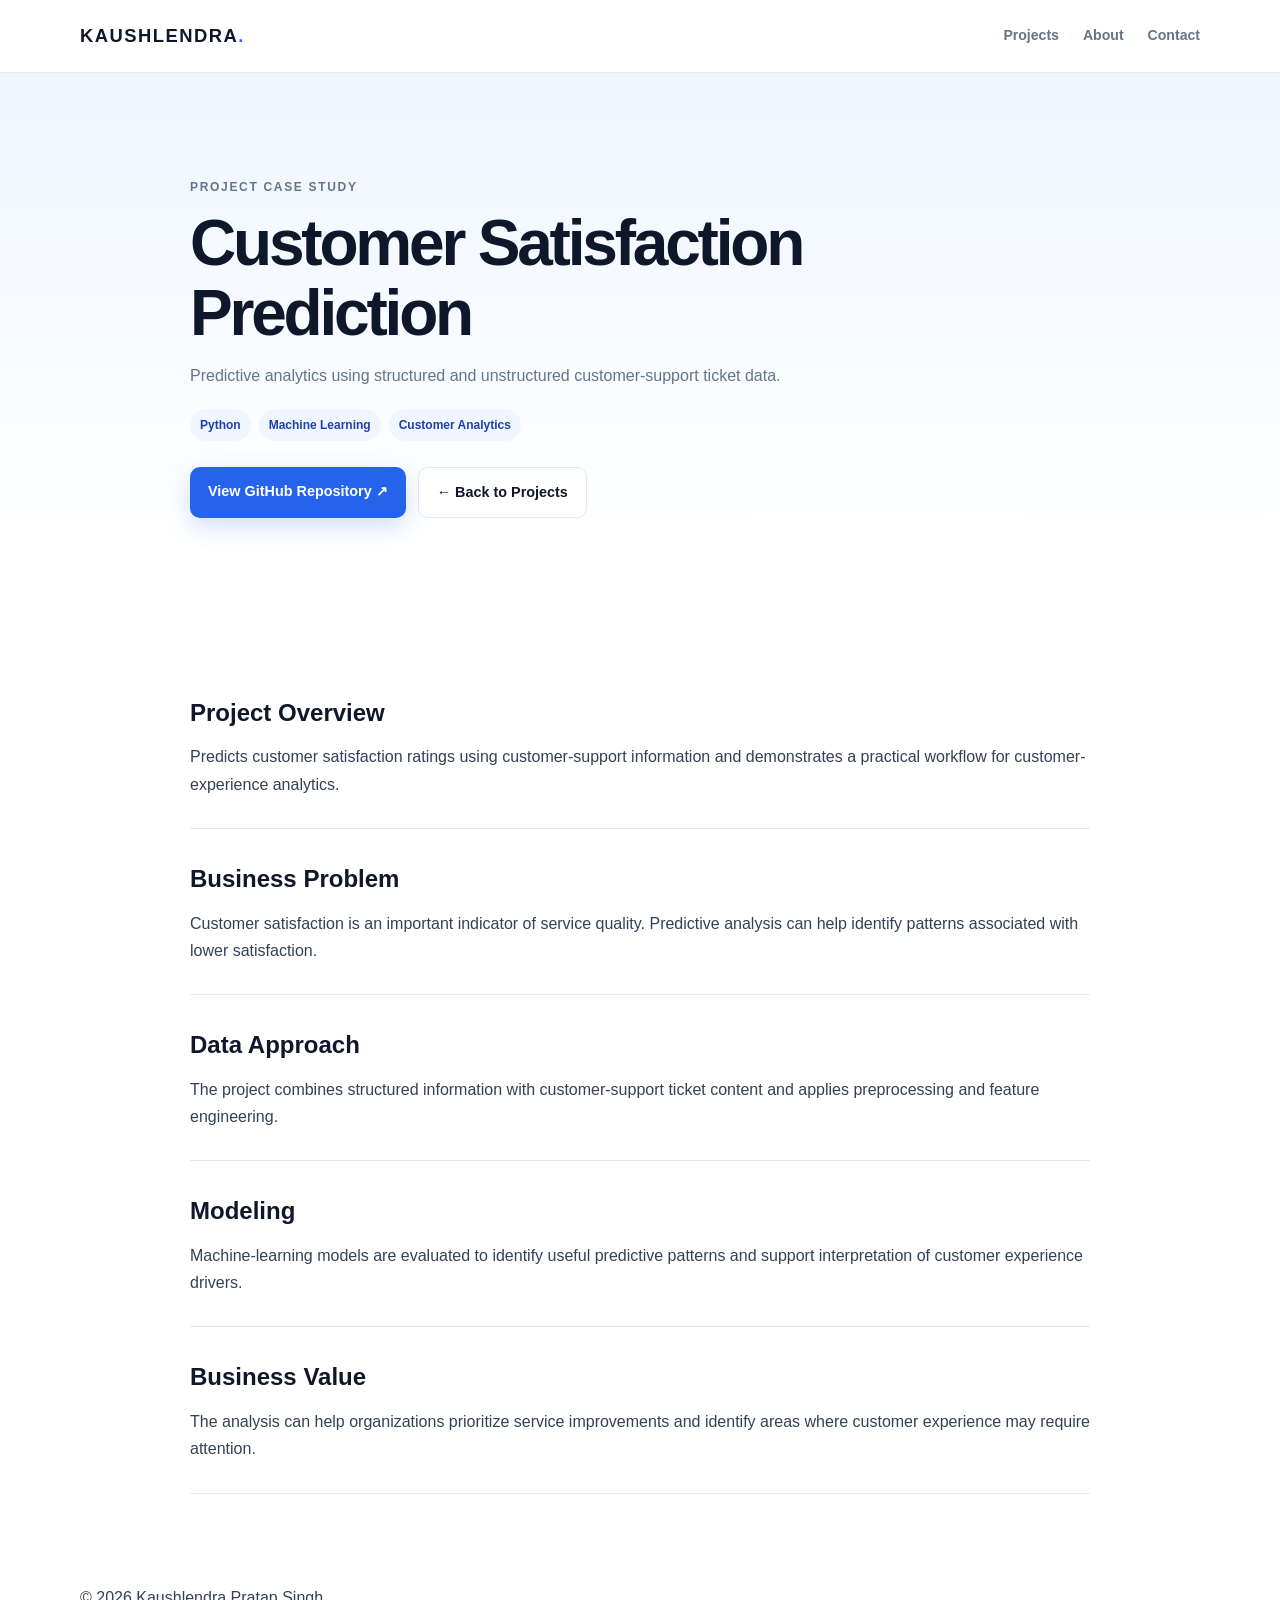
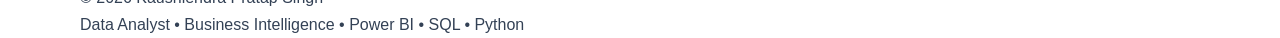
<file: projects/customer-satisfaction.html>
<!DOCTYPE html>
<html lang="en">
<head>
  <meta charset="UTF-8">
  <meta name="viewport" content="width=device-width, initial-scale=1.0">
  <meta name="description" content="Customer Satisfaction Prediction — Predictive analytics using structured and unstructured customer-support ticket data.">
  <title>Customer Satisfaction Prediction | Kaushlendra Pratap Singh</title>
  <link rel="stylesheet" href="../assets/css/style.css">
  <style>
    .case-hero { padding: 90px 0 55px; background: linear-gradient(180deg,#eff6ff,#fff); }
    .case-hero h1 { color: var(--dark); font-size: clamp(2.3rem,5vw,4rem); line-height:1.08; letter-spacing:-.05em; }
    .case-hero p { color:var(--muted); max-width:800px; margin-top:14px; }
    .case-wrap { max-width:900px; }
    .case-tags { display:flex; flex-wrap:wrap; gap:8px; margin-top:20px; }
    .case-tags span { background:var(--soft); color:#1e40af; padding:6px 10px; border-radius:999px; font-size:.75rem; font-weight:700; }
    .case-section { padding:30px 0; border-bottom:1px solid var(--border); }
    .case-section h2 { color:var(--dark); margin-bottom:10px; }
    .case-section p { color:var(--text); }
    .case-actions { display:flex; gap:12px; flex-wrap:wrap; margin-top:26px; }
  </style>
</head>
<body>
<header class="site-header"><div class="container nav-wrap"><a class="brand" href="../index.html">KAUSHLENDRA<span>.</span></a><nav class="nav" style="display:flex"><a href="../index.html#projects">Projects</a><a href="../index.html#about">About</a><a href="../index.html#contact">Contact</a></nav></div></header>
<main>
<section class="case-hero"><div class="container case-wrap">
<p class="eyebrow">PROJECT CASE STUDY</p>
<h1>Customer Satisfaction Prediction</h1>
<p>Predictive analytics using structured and unstructured customer-support ticket data.</p>
<div class="case-tags"><span>Python</span><span>Machine Learning</span><span>Customer Analytics</span></div>
<div class="case-actions"><a class="btn btn-primary" href="YOUR_CUSTOMER_SATISFACTION_REPOSITORY_URL" target="_blank" rel="noopener">View GitHub Repository ↗</a><a class="btn btn-secondary" href="../index.html#projects">← Back to Projects</a></div>
</div></section>
<section class="section"><div class="container case-wrap">
<div class="case-section"><h2>Project Overview</h2><p>Predicts customer satisfaction ratings using customer-support information and demonstrates a practical workflow for customer-experience analytics.</p></div>
<section class="case-section">
          <h2>Business Problem</h2>
          <p>Customer satisfaction is an important indicator of service quality. Predictive analysis can help identify patterns associated with lower satisfaction.</p>
        </section>
<section class="case-section">
          <h2>Data Approach</h2>
          <p>The project combines structured information with customer-support ticket content and applies preprocessing and feature engineering.</p>
        </section>
<section class="case-section">
          <h2>Modeling</h2>
          <p>Machine-learning models are evaluated to identify useful predictive patterns and support interpretation of customer experience drivers.</p>
        </section>
<section class="case-section">
          <h2>Business Value</h2>
          <p>The analysis can help organizations prioritize service improvements and identify areas where customer experience may require attention.</p>
        </section>
</div></section>
</main>
<footer class="footer"><div class="container footer-inner"><p>© 2026 Kaushlendra Pratap Singh</p><p>Data Analyst • Business Intelligence • Power BI • SQL • Python</p></div></footer>
</body>
</html>
</file>
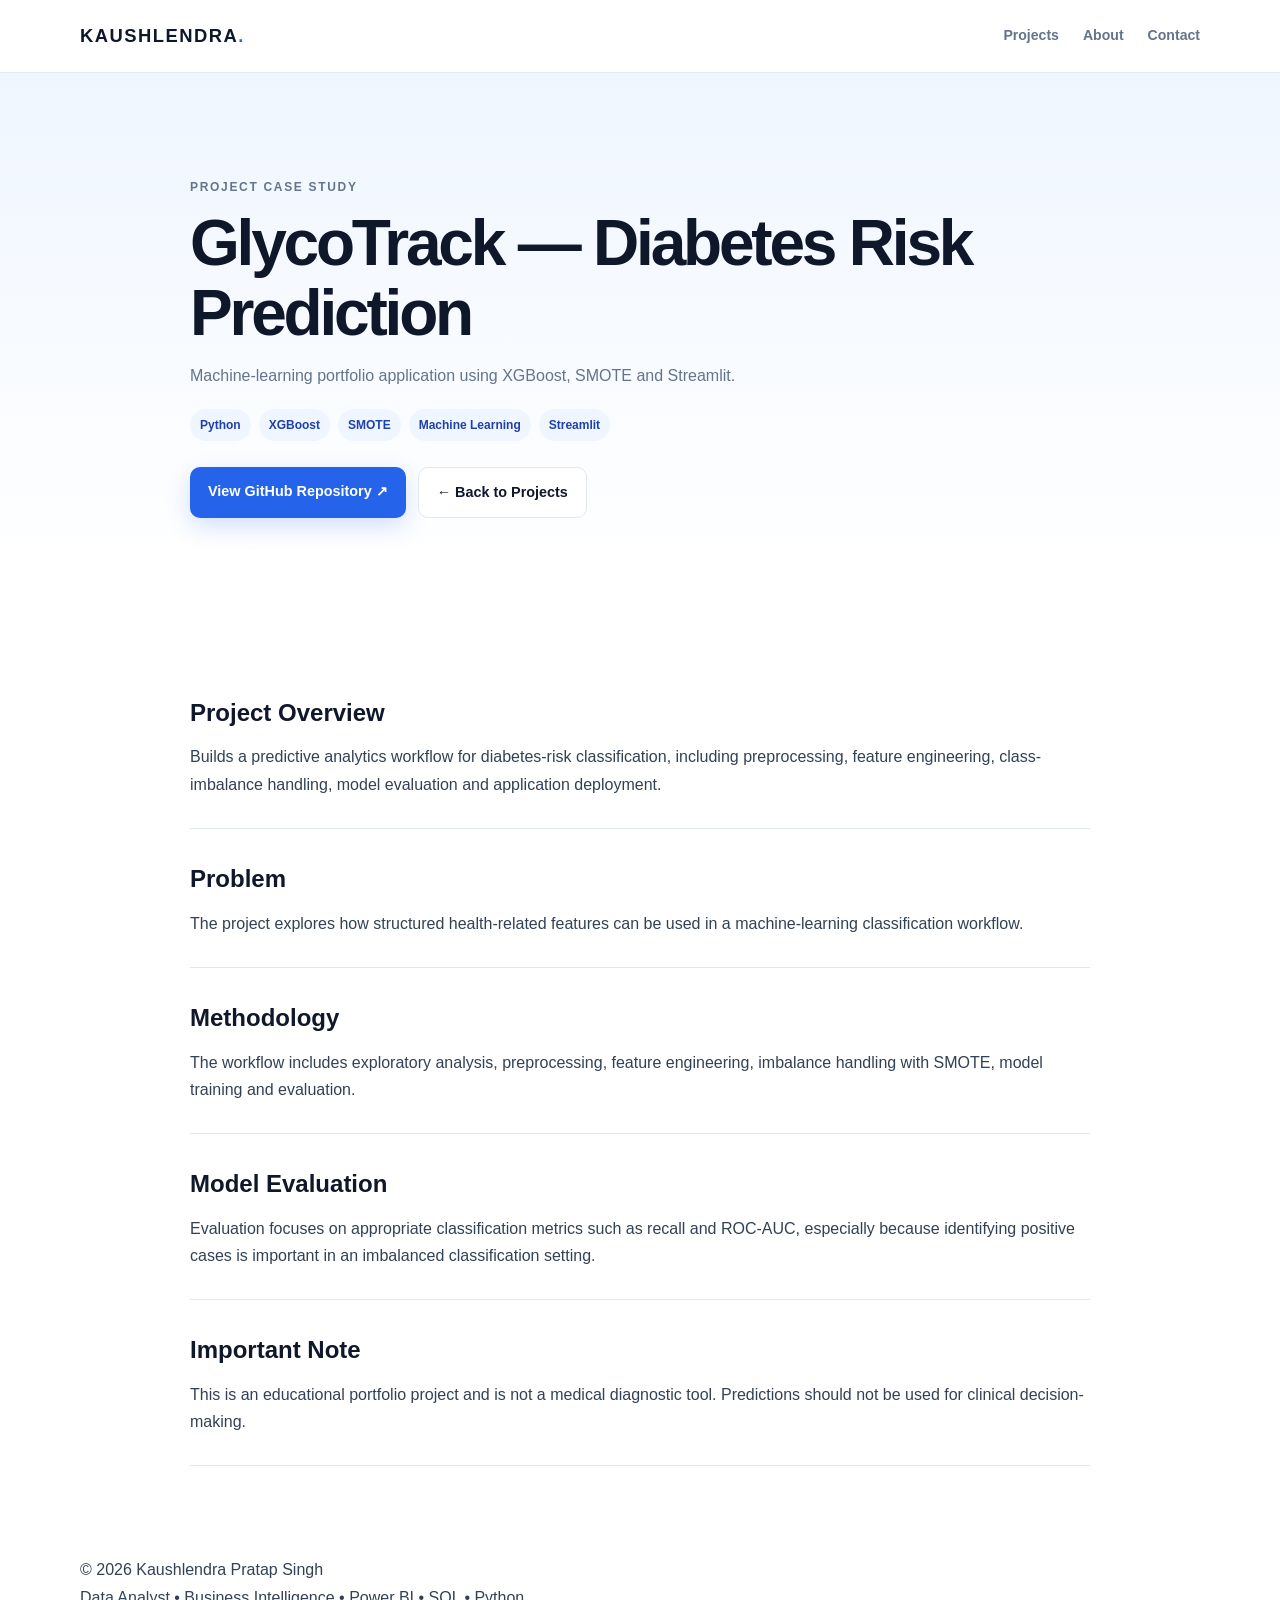
<file: projects/glycotrack.html>
<!DOCTYPE html>
<html lang="en">
<head>
  <meta charset="UTF-8">
  <meta name="viewport" content="width=device-width, initial-scale=1.0">
  <meta name="description" content="GlycoTrack — Diabetes Risk Prediction — Machine-learning portfolio application using XGBoost, SMOTE and Streamlit.">
  <title>GlycoTrack — Diabetes Risk Prediction | Kaushlendra Pratap Singh</title>
  <link rel="stylesheet" href="../assets/css/style.css">
  <style>
    .case-hero { padding: 90px 0 55px; background: linear-gradient(180deg,#eff6ff,#fff); }
    .case-hero h1 { color: var(--dark); font-size: clamp(2.3rem,5vw,4rem); line-height:1.08; letter-spacing:-.05em; }
    .case-hero p { color:var(--muted); max-width:800px; margin-top:14px; }
    .case-wrap { max-width:900px; }
    .case-tags { display:flex; flex-wrap:wrap; gap:8px; margin-top:20px; }
    .case-tags span { background:var(--soft); color:#1e40af; padding:6px 10px; border-radius:999px; font-size:.75rem; font-weight:700; }
    .case-section { padding:30px 0; border-bottom:1px solid var(--border); }
    .case-section h2 { color:var(--dark); margin-bottom:10px; }
    .case-section p { color:var(--text); }
    .case-actions { display:flex; gap:12px; flex-wrap:wrap; margin-top:26px; }
  </style>
</head>
<body>
<header class="site-header"><div class="container nav-wrap"><a class="brand" href="../index.html">KAUSHLENDRA<span>.</span></a><nav class="nav" style="display:flex"><a href="../index.html#projects">Projects</a><a href="../index.html#about">About</a><a href="../index.html#contact">Contact</a></nav></div></header>
<main>
<section class="case-hero"><div class="container case-wrap">
<p class="eyebrow">PROJECT CASE STUDY</p>
<h1>GlycoTrack — Diabetes Risk Prediction</h1>
<p>Machine-learning portfolio application using XGBoost, SMOTE and Streamlit.</p>
<div class="case-tags"><span>Python</span><span>XGBoost</span><span>SMOTE</span><span>Machine Learning</span><span>Streamlit</span></div>
<div class="case-actions"><a class="btn btn-primary" href="YOUR_GLYCOTRACK_REPOSITORY_URL" target="_blank" rel="noopener">View GitHub Repository ↗</a><a class="btn btn-secondary" href="../index.html#projects">← Back to Projects</a></div>
</div></section>
<section class="section"><div class="container case-wrap">
<div class="case-section"><h2>Project Overview</h2><p>Builds a predictive analytics workflow for diabetes-risk classification, including preprocessing, feature engineering, class-imbalance handling, model evaluation and application deployment.</p></div>
<section class="case-section">
          <h2>Problem</h2>
          <p>The project explores how structured health-related features can be used in a machine-learning classification workflow.</p>
        </section>
<section class="case-section">
          <h2>Methodology</h2>
          <p>The workflow includes exploratory analysis, preprocessing, feature engineering, imbalance handling with SMOTE, model training and evaluation.</p>
        </section>
<section class="case-section">
          <h2>Model Evaluation</h2>
          <p>Evaluation focuses on appropriate classification metrics such as recall and ROC-AUC, especially because identifying positive cases is important in an imbalanced classification setting.</p>
        </section>
<section class="case-section">
          <h2>Important Note</h2>
          <p>This is an educational portfolio project and is not a medical diagnostic tool. Predictions should not be used for clinical decision-making.</p>
        </section>
</div></section>
</main>
<footer class="footer"><div class="container footer-inner"><p>© 2026 Kaushlendra Pratap Singh</p><p>Data Analyst • Business Intelligence • Power BI • SQL • Python</p></div></footer>
</body>
</html>
</file>
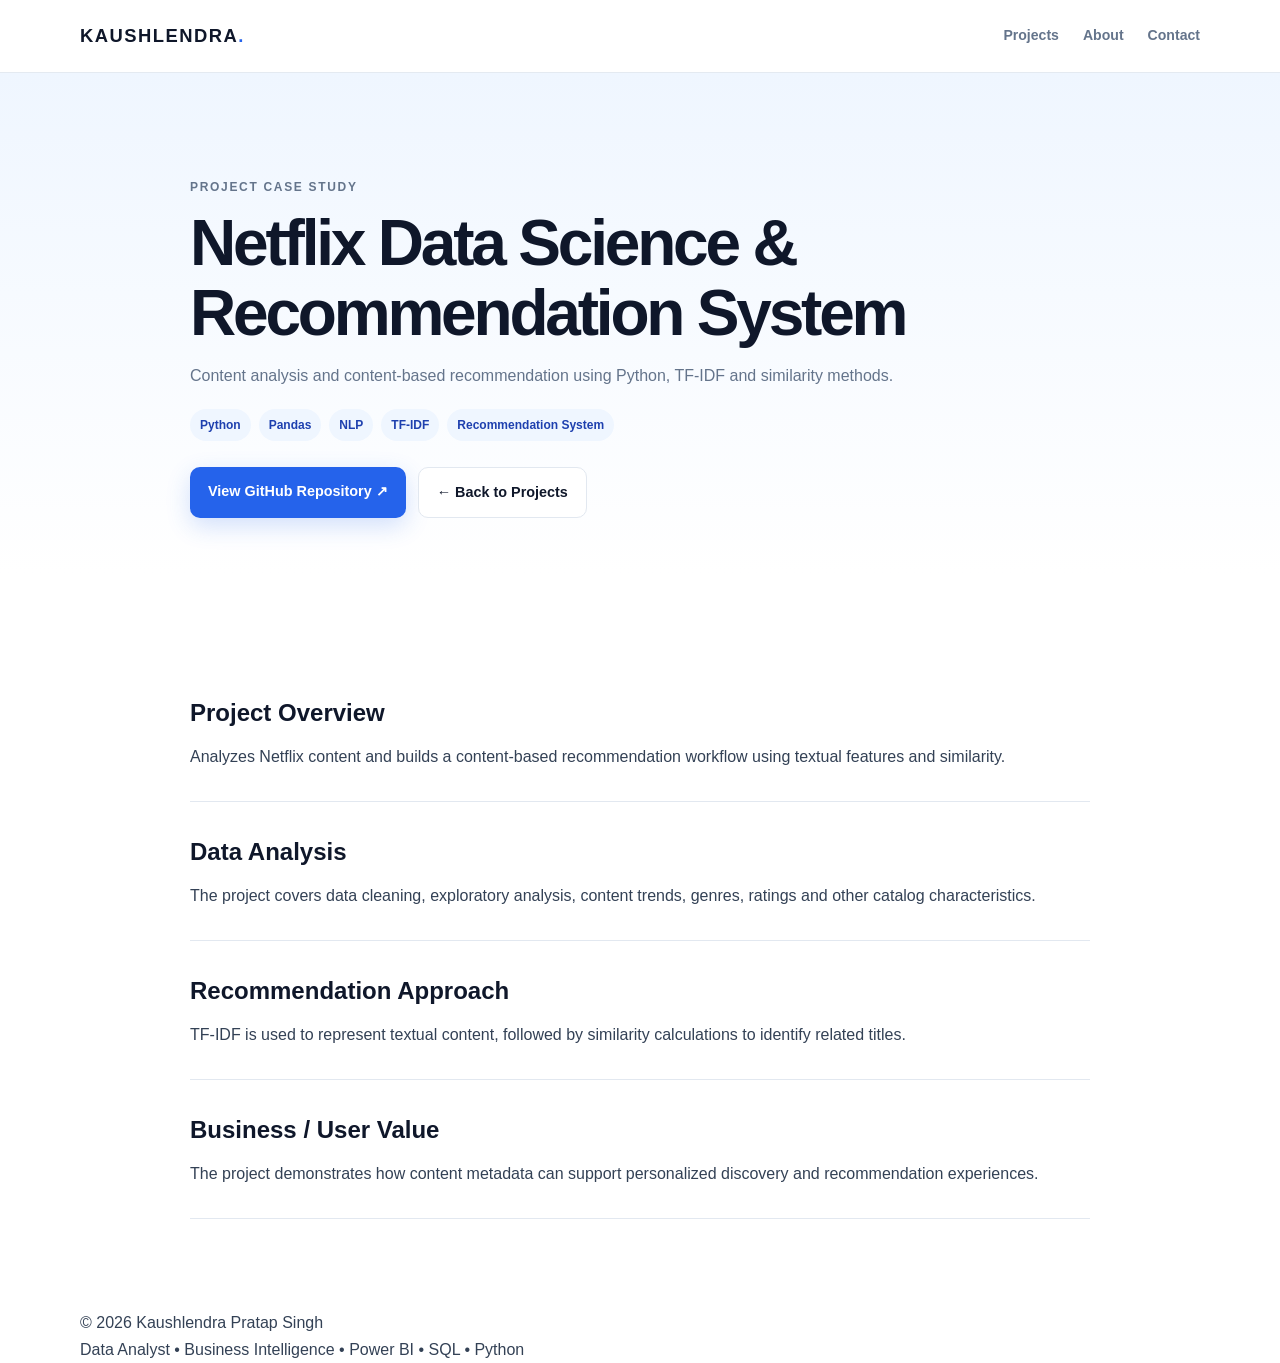
<file: projects/netflix.html>
<!DOCTYPE html>
<html lang="en">
<head>
  <meta charset="UTF-8">
  <meta name="viewport" content="width=device-width, initial-scale=1.0">
  <meta name="description" content="Netflix Data Science & Recommendation System — Content analysis and content-based recommendation using Python, TF-IDF and similarity methods.">
  <title>Netflix Data Science & Recommendation System | Kaushlendra Pratap Singh</title>
  <link rel="stylesheet" href="../assets/css/style.css">
  <style>
    .case-hero { padding: 90px 0 55px; background: linear-gradient(180deg,#eff6ff,#fff); }
    .case-hero h1 { color: var(--dark); font-size: clamp(2.3rem,5vw,4rem); line-height:1.08; letter-spacing:-.05em; }
    .case-hero p { color:var(--muted); max-width:800px; margin-top:14px; }
    .case-wrap { max-width:900px; }
    .case-tags { display:flex; flex-wrap:wrap; gap:8px; margin-top:20px; }
    .case-tags span { background:var(--soft); color:#1e40af; padding:6px 10px; border-radius:999px; font-size:.75rem; font-weight:700; }
    .case-section { padding:30px 0; border-bottom:1px solid var(--border); }
    .case-section h2 { color:var(--dark); margin-bottom:10px; }
    .case-section p { color:var(--text); }
    .case-actions { display:flex; gap:12px; flex-wrap:wrap; margin-top:26px; }
  </style>
</head>
<body>
<header class="site-header"><div class="container nav-wrap"><a class="brand" href="../index.html">KAUSHLENDRA<span>.</span></a><nav class="nav" style="display:flex"><a href="../index.html#projects">Projects</a><a href="../index.html#about">About</a><a href="../index.html#contact">Contact</a></nav></div></header>
<main>
<section class="case-hero"><div class="container case-wrap">
<p class="eyebrow">PROJECT CASE STUDY</p>
<h1>Netflix Data Science & Recommendation System</h1>
<p>Content analysis and content-based recommendation using Python, TF-IDF and similarity methods.</p>
<div class="case-tags"><span>Python</span><span>Pandas</span><span>NLP</span><span>TF-IDF</span><span>Recommendation System</span></div>
<div class="case-actions"><a class="btn btn-primary" href="YOUR_NETFLIX_REPOSITORY_URL" target="_blank" rel="noopener">View GitHub Repository ↗</a><a class="btn btn-secondary" href="../index.html#projects">← Back to Projects</a></div>
</div></section>
<section class="section"><div class="container case-wrap">
<div class="case-section"><h2>Project Overview</h2><p>Analyzes Netflix content and builds a content-based recommendation workflow using textual features and similarity.</p></div>
<section class="case-section">
          <h2>Data Analysis</h2>
          <p>The project covers data cleaning, exploratory analysis, content trends, genres, ratings and other catalog characteristics.</p>
        </section>
<section class="case-section">
          <h2>Recommendation Approach</h2>
          <p>TF-IDF is used to represent textual content, followed by similarity calculations to identify related titles.</p>
        </section>
<section class="case-section">
          <h2>Business / User Value</h2>
          <p>The project demonstrates how content metadata can support personalized discovery and recommendation experiences.</p>
        </section>
</div></section>
</main>
<footer class="footer"><div class="container footer-inner"><p>© 2026 Kaushlendra Pratap Singh</p><p>Data Analyst • Business Intelligence • Power BI • SQL • Python</p></div></footer>
</body>
</html>
</file>
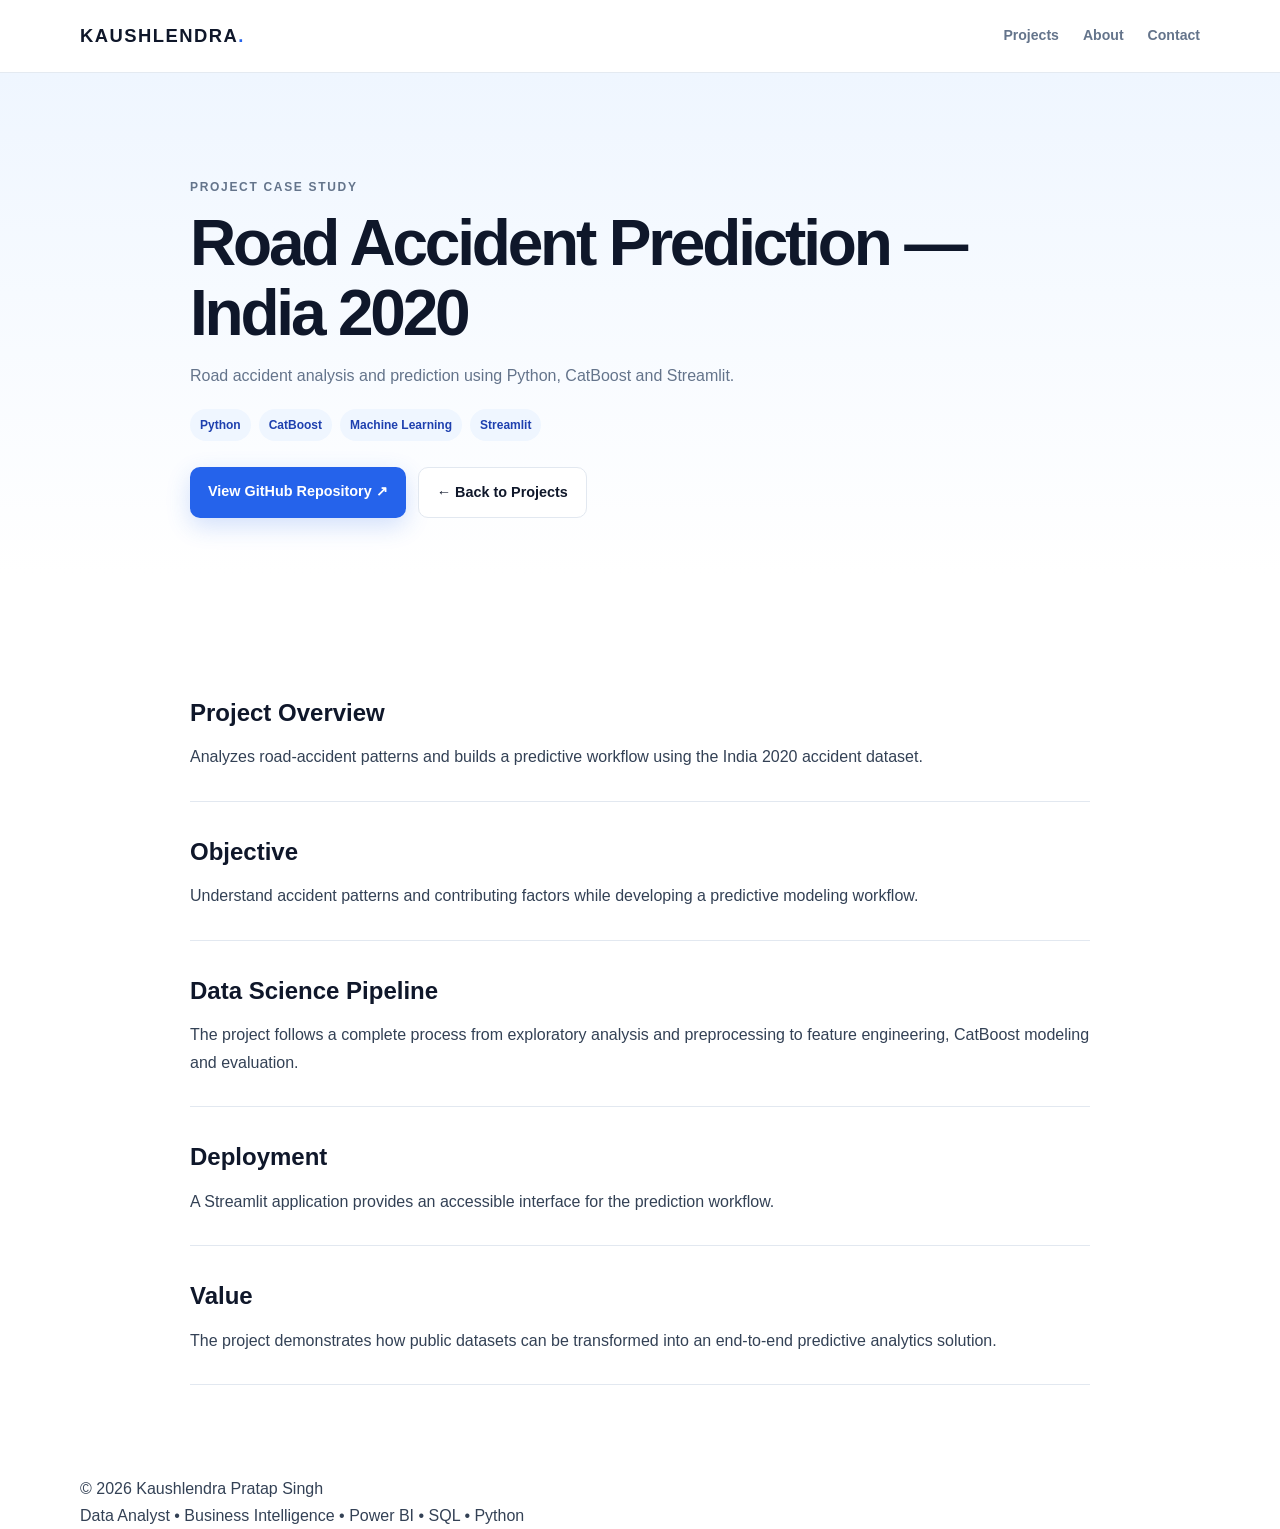
<file: projects/road-accident.html>
<!DOCTYPE html>
<html lang="en">
<head>
  <meta charset="UTF-8">
  <meta name="viewport" content="width=device-width, initial-scale=1.0">
  <meta name="description" content="Road Accident Prediction — India 2020 — Road accident analysis and prediction using Python, CatBoost and Streamlit.">
  <title>Road Accident Prediction — India 2020 | Kaushlendra Pratap Singh</title>
  <link rel="stylesheet" href="../assets/css/style.css">
  <style>
    .case-hero { padding: 90px 0 55px; background: linear-gradient(180deg,#eff6ff,#fff); }
    .case-hero h1 { color: var(--dark); font-size: clamp(2.3rem,5vw,4rem); line-height:1.08; letter-spacing:-.05em; }
    .case-hero p { color:var(--muted); max-width:800px; margin-top:14px; }
    .case-wrap { max-width:900px; }
    .case-tags { display:flex; flex-wrap:wrap; gap:8px; margin-top:20px; }
    .case-tags span { background:var(--soft); color:#1e40af; padding:6px 10px; border-radius:999px; font-size:.75rem; font-weight:700; }
    .case-section { padding:30px 0; border-bottom:1px solid var(--border); }
    .case-section h2 { color:var(--dark); margin-bottom:10px; }
    .case-section p { color:var(--text); }
    .case-actions { display:flex; gap:12px; flex-wrap:wrap; margin-top:26px; }
  </style>
</head>
<body>
<header class="site-header"><div class="container nav-wrap"><a class="brand" href="../index.html">KAUSHLENDRA<span>.</span></a><nav class="nav" style="display:flex"><a href="../index.html#projects">Projects</a><a href="../index.html#about">About</a><a href="../index.html#contact">Contact</a></nav></div></header>
<main>
<section class="case-hero"><div class="container case-wrap">
<p class="eyebrow">PROJECT CASE STUDY</p>
<h1>Road Accident Prediction — India 2020</h1>
<p>Road accident analysis and prediction using Python, CatBoost and Streamlit.</p>
<div class="case-tags"><span>Python</span><span>CatBoost</span><span>Machine Learning</span><span>Streamlit</span></div>
<div class="case-actions"><a class="btn btn-primary" href="YOUR_ROAD_ACCIDENT_REPOSITORY_URL" target="_blank" rel="noopener">View GitHub Repository ↗</a><a class="btn btn-secondary" href="../index.html#projects">← Back to Projects</a></div>
</div></section>
<section class="section"><div class="container case-wrap">
<div class="case-section"><h2>Project Overview</h2><p>Analyzes road-accident patterns and builds a predictive workflow using the India 2020 accident dataset.</p></div>
<section class="case-section">
          <h2>Objective</h2>
          <p>Understand accident patterns and contributing factors while developing a predictive modeling workflow.</p>
        </section>
<section class="case-section">
          <h2>Data Science Pipeline</h2>
          <p>The project follows a complete process from exploratory analysis and preprocessing to feature engineering, CatBoost modeling and evaluation.</p>
        </section>
<section class="case-section">
          <h2>Deployment</h2>
          <p>A Streamlit application provides an accessible interface for the prediction workflow.</p>
        </section>
<section class="case-section">
          <h2>Value</h2>
          <p>The project demonstrates how public datasets can be transformed into an end-to-end predictive analytics solution.</p>
        </section>
</div></section>
</main>
<footer class="footer"><div class="container footer-inner"><p>© 2026 Kaushlendra Pratap Singh</p><p>Data Analyst • Business Intelligence • Power BI • SQL • Python</p></div></footer>
</body>
</html>
</file>
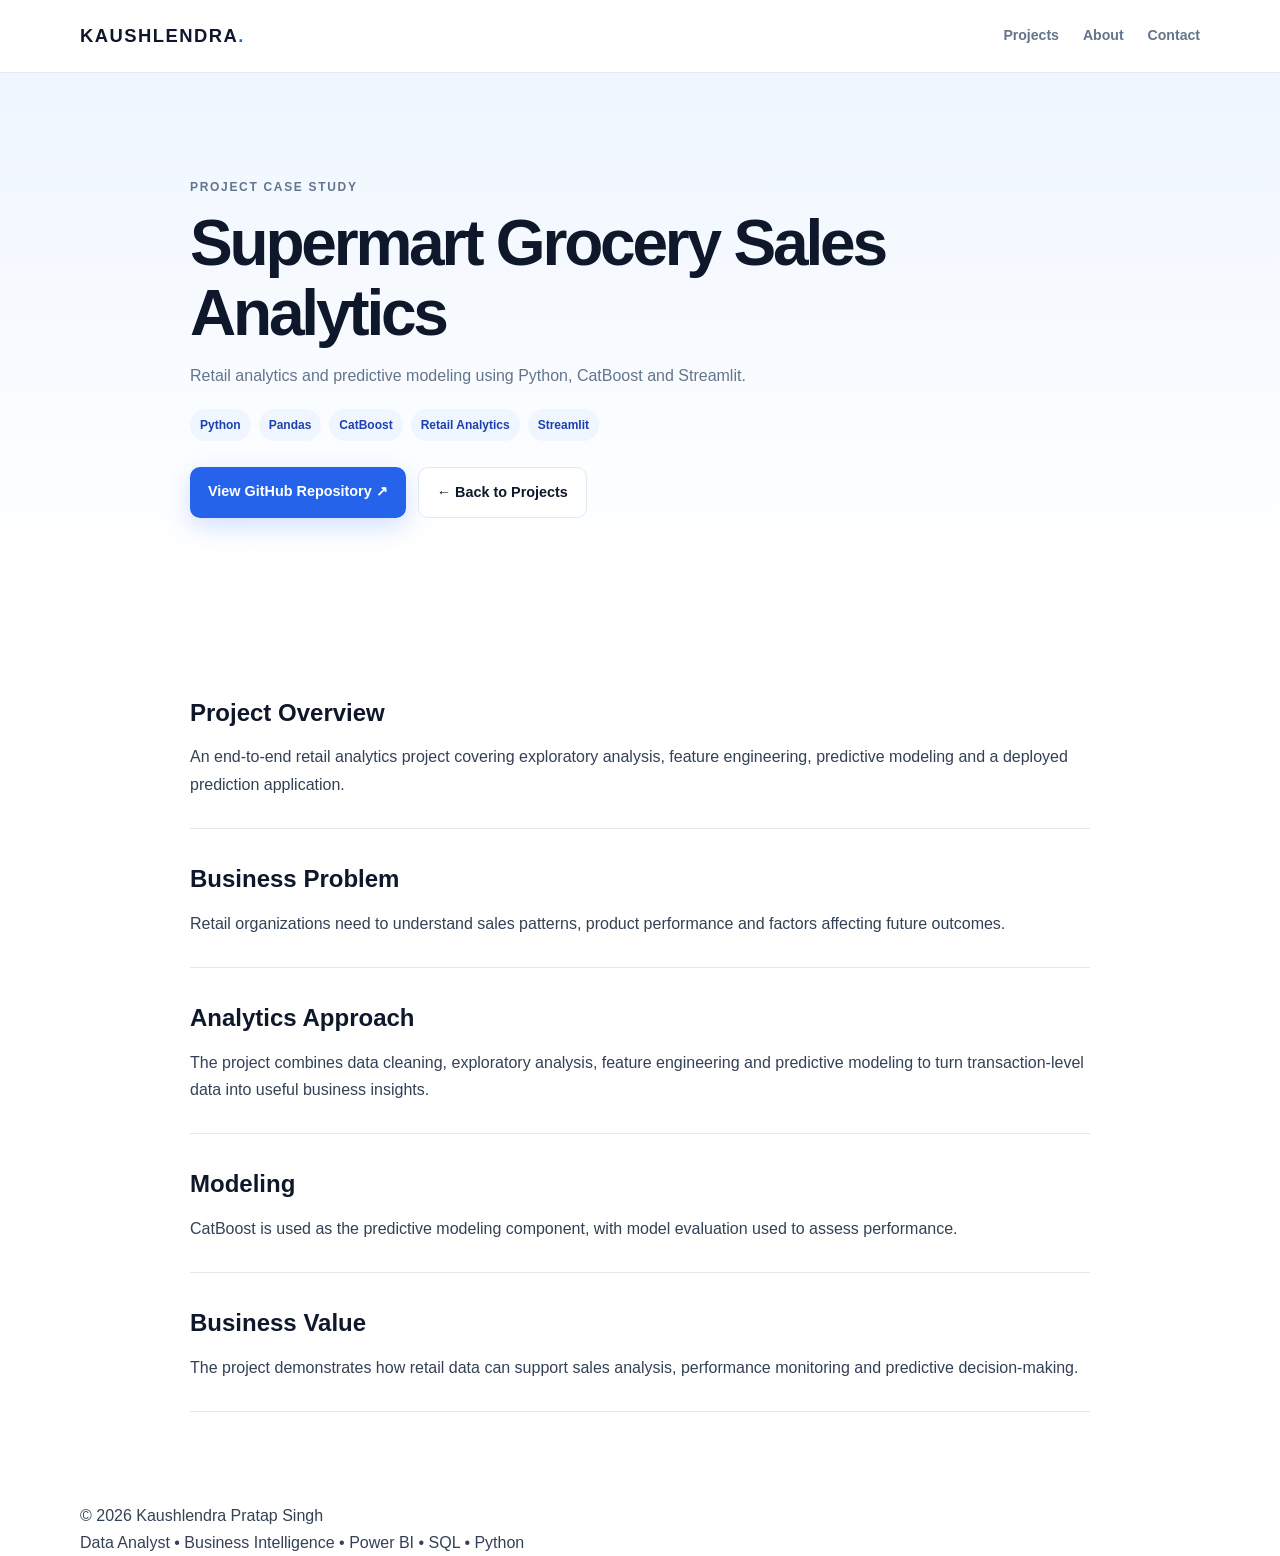
<file: projects/supermart.html>
<!DOCTYPE html>
<html lang="en">
<head>
  <meta charset="UTF-8">
  <meta name="viewport" content="width=device-width, initial-scale=1.0">
  <meta name="description" content="Supermart Grocery Sales Analytics — Retail analytics and predictive modeling using Python, CatBoost and Streamlit.">
  <title>Supermart Grocery Sales Analytics | Kaushlendra Pratap Singh</title>
  <link rel="stylesheet" href="../assets/css/style.css">
  <style>
    .case-hero { padding: 90px 0 55px; background: linear-gradient(180deg,#eff6ff,#fff); }
    .case-hero h1 { color: var(--dark); font-size: clamp(2.3rem,5vw,4rem); line-height:1.08; letter-spacing:-.05em; }
    .case-hero p { color:var(--muted); max-width:800px; margin-top:14px; }
    .case-wrap { max-width:900px; }
    .case-tags { display:flex; flex-wrap:wrap; gap:8px; margin-top:20px; }
    .case-tags span { background:var(--soft); color:#1e40af; padding:6px 10px; border-radius:999px; font-size:.75rem; font-weight:700; }
    .case-section { padding:30px 0; border-bottom:1px solid var(--border); }
    .case-section h2 { color:var(--dark); margin-bottom:10px; }
    .case-section p { color:var(--text); }
    .case-actions { display:flex; gap:12px; flex-wrap:wrap; margin-top:26px; }
  </style>
</head>
<body>
<header class="site-header"><div class="container nav-wrap"><a class="brand" href="../index.html">KAUSHLENDRA<span>.</span></a><nav class="nav" style="display:flex"><a href="../index.html#projects">Projects</a><a href="../index.html#about">About</a><a href="../index.html#contact">Contact</a></nav></div></header>
<main>
<section class="case-hero"><div class="container case-wrap">
<p class="eyebrow">PROJECT CASE STUDY</p>
<h1>Supermart Grocery Sales Analytics</h1>
<p>Retail analytics and predictive modeling using Python, CatBoost and Streamlit.</p>
<div class="case-tags"><span>Python</span><span>Pandas</span><span>CatBoost</span><span>Retail Analytics</span><span>Streamlit</span></div>
<div class="case-actions"><a class="btn btn-primary" href="YOUR_SUPERMART_REPOSITORY_URL" target="_blank" rel="noopener">View GitHub Repository ↗</a><a class="btn btn-secondary" href="../index.html#projects">← Back to Projects</a></div>
</div></section>
<section class="section"><div class="container case-wrap">
<div class="case-section"><h2>Project Overview</h2><p>An end-to-end retail analytics project covering exploratory analysis, feature engineering, predictive modeling and a deployed prediction application.</p></div>
<section class="case-section">
          <h2>Business Problem</h2>
          <p>Retail organizations need to understand sales patterns, product performance and factors affecting future outcomes.</p>
        </section>
<section class="case-section">
          <h2>Analytics Approach</h2>
          <p>The project combines data cleaning, exploratory analysis, feature engineering and predictive modeling to turn transaction-level data into useful business insights.</p>
        </section>
<section class="case-section">
          <h2>Modeling</h2>
          <p>CatBoost is used as the predictive modeling component, with model evaluation used to assess performance.</p>
        </section>
<section class="case-section">
          <h2>Business Value</h2>
          <p>The project demonstrates how retail data can support sales analysis, performance monitoring and predictive decision-making.</p>
        </section>
</div></section>
</main>
<footer class="footer"><div class="container footer-inner"><p>© 2026 Kaushlendra Pratap Singh</p><p>Data Analyst • Business Intelligence • Power BI • SQL • Python</p></div></footer>
</body>
</html>
</file>
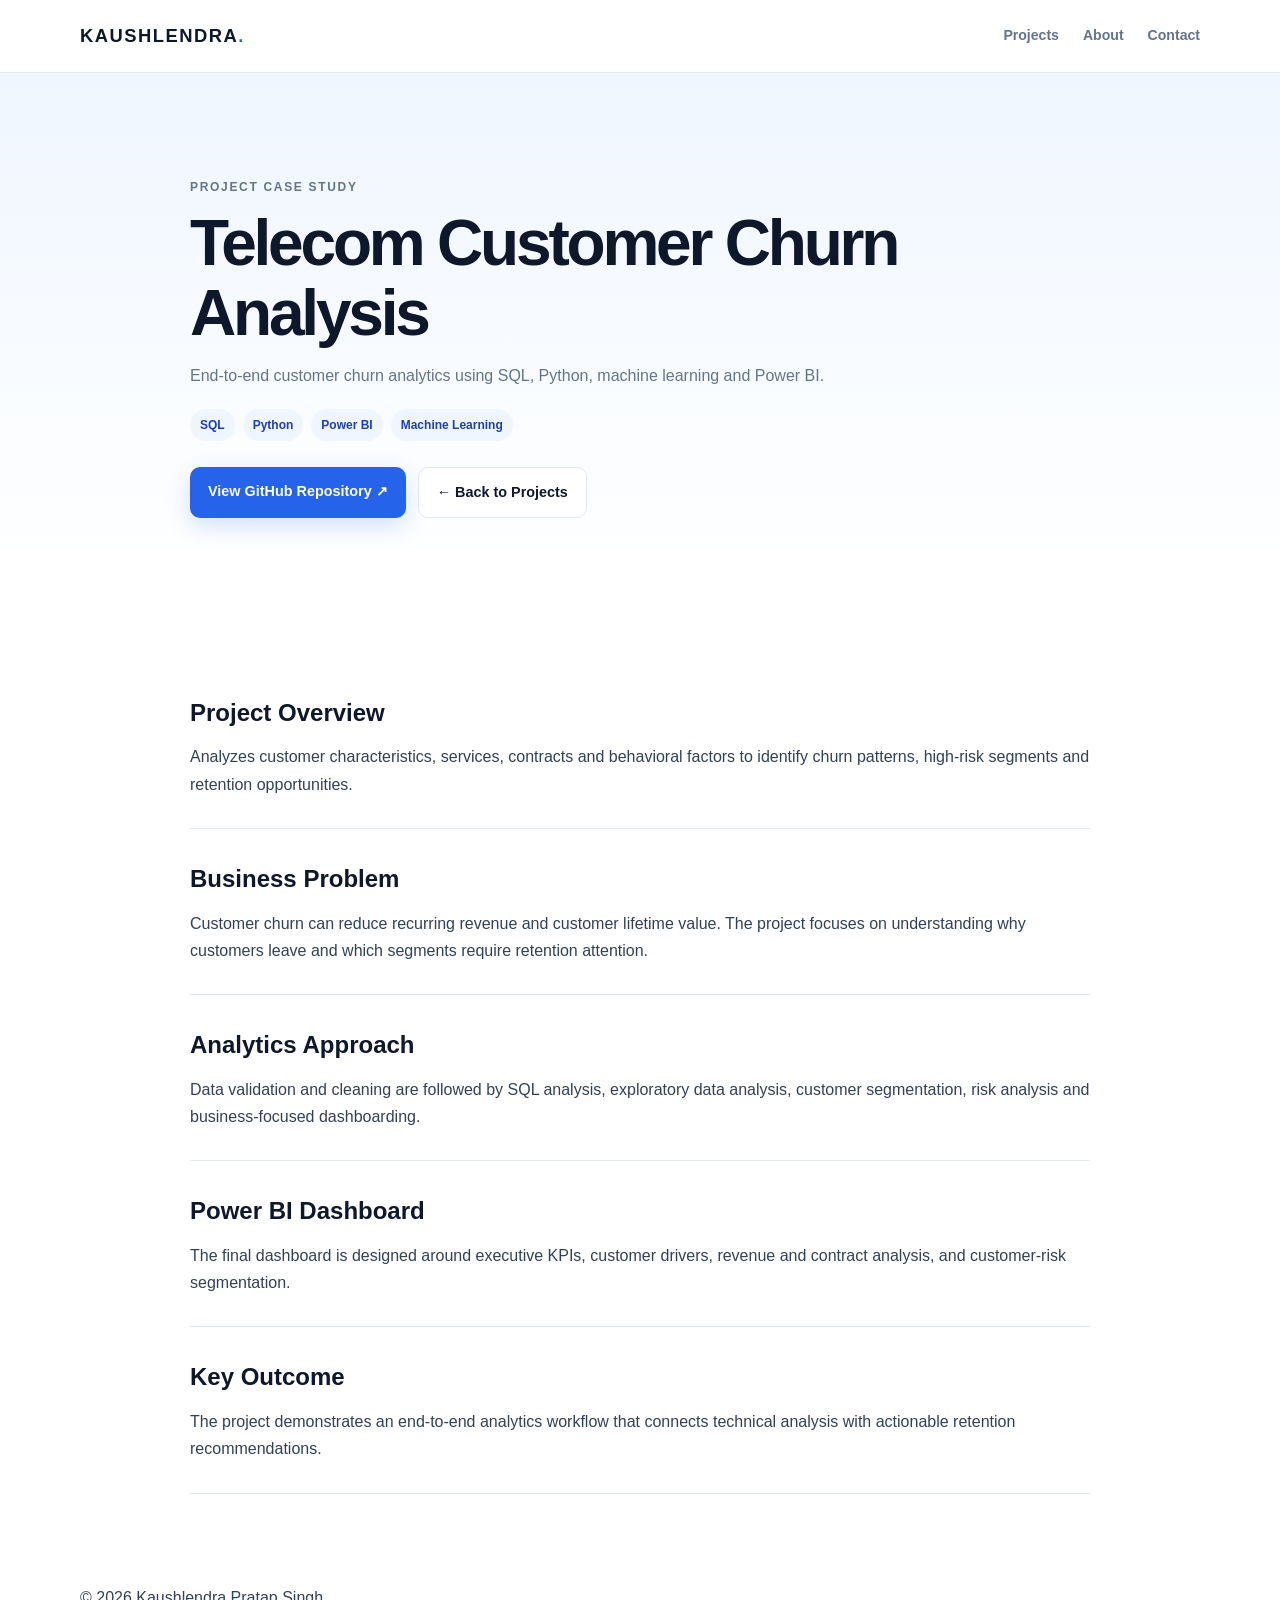
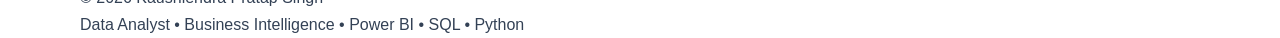
<file: projects/telecom.html>
<!DOCTYPE html>
<html lang="en">
<head>
  <meta charset="UTF-8">
  <meta name="viewport" content="width=device-width, initial-scale=1.0">
  <meta name="description" content="Telecom Customer Churn Analysis — End-to-end customer churn analytics using SQL, Python, machine learning and Power BI.">
  <title>Telecom Customer Churn Analysis | Kaushlendra Pratap Singh</title>
  <link rel="stylesheet" href="../assets/css/style.css">
  <style>
    .case-hero { padding: 90px 0 55px; background: linear-gradient(180deg,#eff6ff,#fff); }
    .case-hero h1 { color: var(--dark); font-size: clamp(2.3rem,5vw,4rem); line-height:1.08; letter-spacing:-.05em; }
    .case-hero p { color:var(--muted); max-width:800px; margin-top:14px; }
    .case-wrap { max-width:900px; }
    .case-tags { display:flex; flex-wrap:wrap; gap:8px; margin-top:20px; }
    .case-tags span { background:var(--soft); color:#1e40af; padding:6px 10px; border-radius:999px; font-size:.75rem; font-weight:700; }
    .case-section { padding:30px 0; border-bottom:1px solid var(--border); }
    .case-section h2 { color:var(--dark); margin-bottom:10px; }
    .case-section p { color:var(--text); }
    .case-actions { display:flex; gap:12px; flex-wrap:wrap; margin-top:26px; }
  </style>
</head>
<body>
<header class="site-header"><div class="container nav-wrap"><a class="brand" href="../index.html">KAUSHLENDRA<span>.</span></a><nav class="nav" style="display:flex"><a href="../index.html#projects">Projects</a><a href="../index.html#about">About</a><a href="../index.html#contact">Contact</a></nav></div></header>
<main>
<section class="case-hero"><div class="container case-wrap">
<p class="eyebrow">PROJECT CASE STUDY</p>
<h1>Telecom Customer Churn Analysis</h1>
<p>End-to-end customer churn analytics using SQL, Python, machine learning and Power BI.</p>
<div class="case-tags"><span>SQL</span><span>Python</span><span>Power BI</span><span>Machine Learning</span></div>
<div class="case-actions"><a class="btn btn-primary" href="YOUR_TELECOM_REPOSITORY_URL" target="_blank" rel="noopener">View GitHub Repository ↗</a><a class="btn btn-secondary" href="../index.html#projects">← Back to Projects</a></div>
</div></section>
<section class="section"><div class="container case-wrap">
<div class="case-section"><h2>Project Overview</h2><p>Analyzes customer characteristics, services, contracts and behavioral factors to identify churn patterns, high-risk segments and retention opportunities.</p></div>
<section class="case-section">
          <h2>Business Problem</h2>
          <p>Customer churn can reduce recurring revenue and customer lifetime value. The project focuses on understanding why customers leave and which segments require retention attention.</p>
        </section>
<section class="case-section">
          <h2>Analytics Approach</h2>
          <p>Data validation and cleaning are followed by SQL analysis, exploratory data analysis, customer segmentation, risk analysis and business-focused dashboarding.</p>
        </section>
<section class="case-section">
          <h2>Power BI Dashboard</h2>
          <p>The final dashboard is designed around executive KPIs, customer drivers, revenue and contract analysis, and customer-risk segmentation.</p>
        </section>
<section class="case-section">
          <h2>Key Outcome</h2>
          <p>The project demonstrates an end-to-end analytics workflow that connects technical analysis with actionable retention recommendations.</p>
        </section>
</div></section>
</main>
<footer class="footer"><div class="container footer-inner"><p>© 2026 Kaushlendra Pratap Singh</p><p>Data Analyst • Business Intelligence • Power BI • SQL • Python</p></div></footer>
</body>
</html>
</file>
<file: assets/css/style.css>
/* ==========================================================================
   1. CORE STRUCTURE & SCANNABILITY DEFAULT BASICS
   ========================================================================== */
* { 
  box-sizing: border-box; 
  margin: 0; 
  padding: 0; 
}

:root {
  --primary: #2563eb;
  --primary-dark: #1d4ed8;
  --dark: #0f172a;
  --text: #334155;
  --muted: #64748b;
  --bg: #f8fafc;
  --card: #ffffff;
  --border: #e2e8f0;
  --soft: #eff6ff;
}

html { 
  scroll-behavior: smooth; 
}

body { 
  font-family: "Inter", sans-serif; 
  color: var(--text); 
  background: #fff; 
  line-height: 1.7; 
}

a { 
  color: inherit; 
  text-decoration: none; 
}

.container { 
  width: min(1120px, calc(100% - 40px)); 
  margin: 0 auto; 
}

/* ==========================================================================
   2. HEADER & STICKY NAVIGATION Drawer Components
   ========================================================================== */
.site-header { 
  position: sticky; 
  top: 0; 
  z-index: 100; 
  background: rgba(255,255,255,.94); 
  backdrop-filter: blur(12px); 
  border-bottom: 1px solid rgba(226,232,240,.9); 
}

.nav-wrap { 
  min-height: 72px; 
  display: flex; 
  align-items: center; 
  justify-content: space-between; 
}

.brand { 
  font-size: 1.15rem; 
  font-weight: 800; 
  letter-spacing: .08em; 
  color: var(--dark); 
}

.brand span { 
  color: var(--primary); 
}

.nav { 
  display: flex; 
  gap: 24px; 
  align-items: center; 
}

.nav a { 
  font-size: .88rem; 
  font-weight: 600; 
  color: var(--muted); 
}

.nav a:hover { 
  color: var(--primary); 
}

.menu-toggle { 
  display: none; 
  border: 0; 
  background: transparent; 
  font-size: 1.4rem; 
  cursor: pointer; 
}

/* ==========================================================================
   3. HERO HERO LAYOUT & PROFILE PICTURE INTERFACE
   ========================================================================== */
.hero { 
  background: radial-gradient(circle at 80% 20%, #dbeafe 0, transparent 32%), linear-gradient(180deg,#f8fbff 0,#fff 100%); 
  padding: 110px 0 90px; 
}

.hero-grid { 
  display: grid; 
  grid-template-columns: 1.35fr .65fr; 
  gap: 70px; 
  align-items: center; 
}

.eyebrow { 
  color: var(--primary); 
  font-size: .75rem; 
  font-weight: 800; 
  letter-spacing: .14em; 
  margin-bottom: 12px; 
}

.hero h1 { 
  color: var(--dark); 
  font-size: clamp(2.8rem, 6vw, 5.2rem); 
  line-height: 1.04; 
  letter-spacing: -.055em; 
  max-width: 800px; 
}

.hero h1 span { 
  color: var(--primary); 
}

.hero-subtitle { 
  margin-top: 22px; 
  font-size: 1.12rem; 
  font-weight: 700; 
  color: var(--dark); 
}

.hero-text { 
  max-width: 720px; 
  margin-top: 16px; 
  font-size: 1.02rem; 
  color: var(--muted); 
}

.button-row { 
  display: flex; 
  gap: 12px; 
  flex-wrap: wrap; 
  margin-top: 28px; 
}

.btn { 
  padding: 12px 18px; 
  border-radius: 10px; 
  font-weight: 700; 
  font-size: .9rem; 
  transition: .2s; 
}

.btn-primary { 
  background: var(--primary); 
  color: white; 
  box-shadow: 0 8px 24px rgba(37,99,235,.2); 
}

.btn-primary:hover { 
  background: var(--primary-dark); 
  transform: translateY(-2px); 
}

.btn-secondary { 
  border: 1px solid var(--border); 
  background: #fff; 
  color: var(--dark); 
}

.btn-secondary:hover { 
  border-color: var(--primary); 
  color: var(--primary); 
}

.social-row { 
  display: flex; 
  gap: 18px; 
  margin-top: 24px; 
  font-size: .88rem; 
  font-weight: 700; 
  color: var(--muted); 
}

.social-row a:hover { 
  color: var(--primary); 
}

.hero-card { 
  background: rgba(255,255,255,.82); 
  border: 1px solid var(--border); 
  border-radius: 24px; 
  padding: 30px; 
  box-shadow: 0 24px 60px rgba(15,23,42,.08); 
}

/* Profiles Circle Processing Framework */
.profile-avatar-wrapper {
  width: 110px;
  height: 110px;
  border-radius: 50%;
  overflow: hidden;
  border: 4px solid #ffffff;
  box-shadow: 0 8px 20px rgba(15, 23, 42, 0.12);
  margin-bottom: 20px;
  background-color: var(--soft);
}

.profile-avatar-img {
  width: 100%;
  height: 100%;
  object-fit: cover;
  object-position: center;
  display: block;
}

.hero-card h2 { 
  color: var(--dark); 
  font-size: 1.35rem; 
}

.hero-card > p { 
  color: var(--muted); 
  font-size: .9rem; 
  margin-top: 6px; 
}

.stats-grid { 
  display: grid; 
  grid-template-columns: 1fr 1fr; 
  gap: 12px; 
  margin-top: 24px; 
}

.stats-grid div { 
  border: 1px solid var(--border); 
  border-radius: 14px; 
  padding: 14px; 
  background: #fff; 
}

.stats-grid strong { 
  display: block; 
  color: var(--dark); 
  font-size: 1.35rem; 
}

.stats-grid span { 
  font-size: .72rem; 
  color: var(--muted); 
}

/* ==========================================================================
   4. CONTENT SECTIONS Layout & Subgrid Structures
   ========================================================================== */
.section { 
  padding: 90px 0; 
}

.section-muted { 
  background: var(--bg); 
}

.section-heading { 
  max-width: 760px; 
  margin-bottom: 42px; 
}

.section-heading h2 { 
  color: var(--dark); 
  font-size: clamp(2rem,4vw,3rem); 
  line-height: 1.15; 
  letter-spacing: -.04em; 
}

.section-heading > p:last-child { 
  color: var(--muted); 
  margin-top: 12px; 
}

.two-col { 
  display: grid; 
  grid-template-columns: 1fr 1fr; 
  gap: 70px; 
}

.two-col p + p { 
  margin-top: 16px; 
}

.highlight-list { 
  display: grid; 
  gap: 14px; 
}

.highlight-list div { 
  border-left: 3px solid var(--primary); 
  padding: 8px 0 8px 18px; 
}

.highlight-list span { 
  color: var(--primary); 
  font-size: .75rem; 
  font-weight: 800; 
}

.highlight-list strong { 
  display: block; 
  color: var(--dark); 
  margin: 3px 0; 
}

.highlight-list p { 
  color: var(--muted); 
  font-size: .88rem; 
}

.skill-grid { 
  display: grid; 
  grid-template-columns: repeat(3,1fr); 
  gap: 16px; 
}

.skill-card, .cert-card { 
  background: #fff; 
  border: 1px solid var(--border); 
  border-radius: 18px; 
  padding: 24px; 
}

.skill-card h3, .cert-card h3 { 
  color: var(--dark); 
  font-size: 1rem; 
  margin-bottom: 14px; 
}

.tags, .project-tags { 
  display: flex; 
  flex-wrap: wrap; 
  gap: 7px; 
}

.tags span, .project-tags span { 
  background: var(--soft); 
  color: #1e40af; 
  border-radius: 999px; 
  padding: 5px 9px; 
  font-size: .72rem; 
  font-weight: 700; 
}

/* ==========================================================================
   5. FEATURED PORTFOLIO DISPLAY CARDS & IMAGE CONTEXTS
   ========================================================================== */
.project-grid { 
  display: grid; 
  grid-template-columns: repeat(3,1fr); 
  gap: 20px; 
}

.project-card { 
  background: #fff; 
  border: 1px solid var(--border); 
  border-radius: 20px; 
  overflow: hidden; 
  transition: .25s; 
}

.project-card:hover { 
  transform: translateY(-5px); 
  box-shadow: 0 18px 40px rgba(15,23,42,.09); 
}

.project-image { 
  min-height: 190px; 
  display: grid; 
  place-items: center; 
  padding: 20px; 
  color: #fff; 
  font-size: .85rem; 
  font-weight: 800; 
  letter-spacing: .12em; 
  background-size: cover;
  background-position: center;
  background-repeat: no-repeat;
  position: relative;
}

.project-image span {
  position: relative;
  z-index: 2;
  background: rgba(15, 23, 42, 0.85);
  padding: 4px 12px;
  border-radius: 6px;
  backdrop-filter: blur(4px);
  border: 1px solid rgba(255, 255, 255, 0.1);
}

.project-image::before {
  content: '';
  position: absolute;
  top: 0; left: 0; right: 0; bottom: 0;
  background: rgba(15, 23, 42, 0.2);
  z-index: 1;
}

/* Exact Folder Screenshot Path Implementations */
.image-telecom { background-image: url('../images/telecom-dashboard.png'); }
.image-glyco { background-image: url('../images/glycotrack.png'); }
.image-supermart { background-image: url('../images/supermart.png'); }
.image-satisfaction { background-image: url('../images/customer-satisfaction.png'); }
.image-netflix { background-image: url('../images/netflix.png'); }
.image-accident { background-image: url('../images/road-accident.png'); }

.project-body { 
  padding: 22px; 
}

.project-number { 
  color: var(--primary); 
  font-size: .72rem; 
  font-weight: 800; 
  margin-bottom: 6px; 
}

.project-body h3 { 
  color: var(--dark); 
  font-size: 1.15rem; 
  line-height: 1.3; 
}

.project-body p { 
  color: var(--muted); 
  font-size: .87rem; 
  margin: 13px 0 18px; 
}

.card-links { 
  display: flex; 
  gap: 18px; 
  font-size: .82rem; 
  font-weight: 800; 
}

.card-links a:first-child { 
  color: var(--primary); 
}

.card-links a:hover { 
  text-decoration: underline; 
}

.subheading { 
  color: var(--dark); 
  margin: 60px 0 20px; 
  font-size: 1.25rem; 
}

.compact .project-image { 
  min-height: 150px; 
}

/* ==========================================================================
   6. EXPERIENCE TIMELINE, WORKFLOW, & FOOTER BLOCK
   ========================================================================== */
.timeline { 
  position: relative; 
  padding-left: 28px; 
  border-left: 2px solid #bfdbfe; 
}

.timeline-item { 
  position: relative; 
}

.timeline-dot { 
  position: absolute; 
  left: -37px; 
  top: 5px; 
  width: 16px; 
  height: 16px; 
  border-radius: 50%; 
  background: var(--primary); 
  border: 4px solid #dbeafe; 
}

.timeline-content { 
  max-width: 850px; 
}

.timeline-date { 
  color: var(--primary); 
  font-size: .8rem; 
  font-weight: 800; 
}

.timeline-content h3 { 
  color: var(--dark); 
  font-size: 1.4rem; 
  margin-top: 4px; 
}

.timeline-content h4 { 
  color: var(--muted); 
  font-size: .95rem; 
  margin: 3px 0 12px; 
}

.timeline-content p { 
  color: var(--muted); 
}

.cert-grid { 
  display: grid; 
  grid-template-columns: repeat(4,1fr); 
  gap: 16px; 
}

.cert-card > span { 
  display: inline-block; 
  background: var(--soft); 
  color: var(--primary); 
  font-size: .72rem; 
  font-weight: 800; 
  padding: 6px 9px; 
  border-radius: 8px; 
  margin-bottom: 14px; 
}

.cert-card p {
</file>
